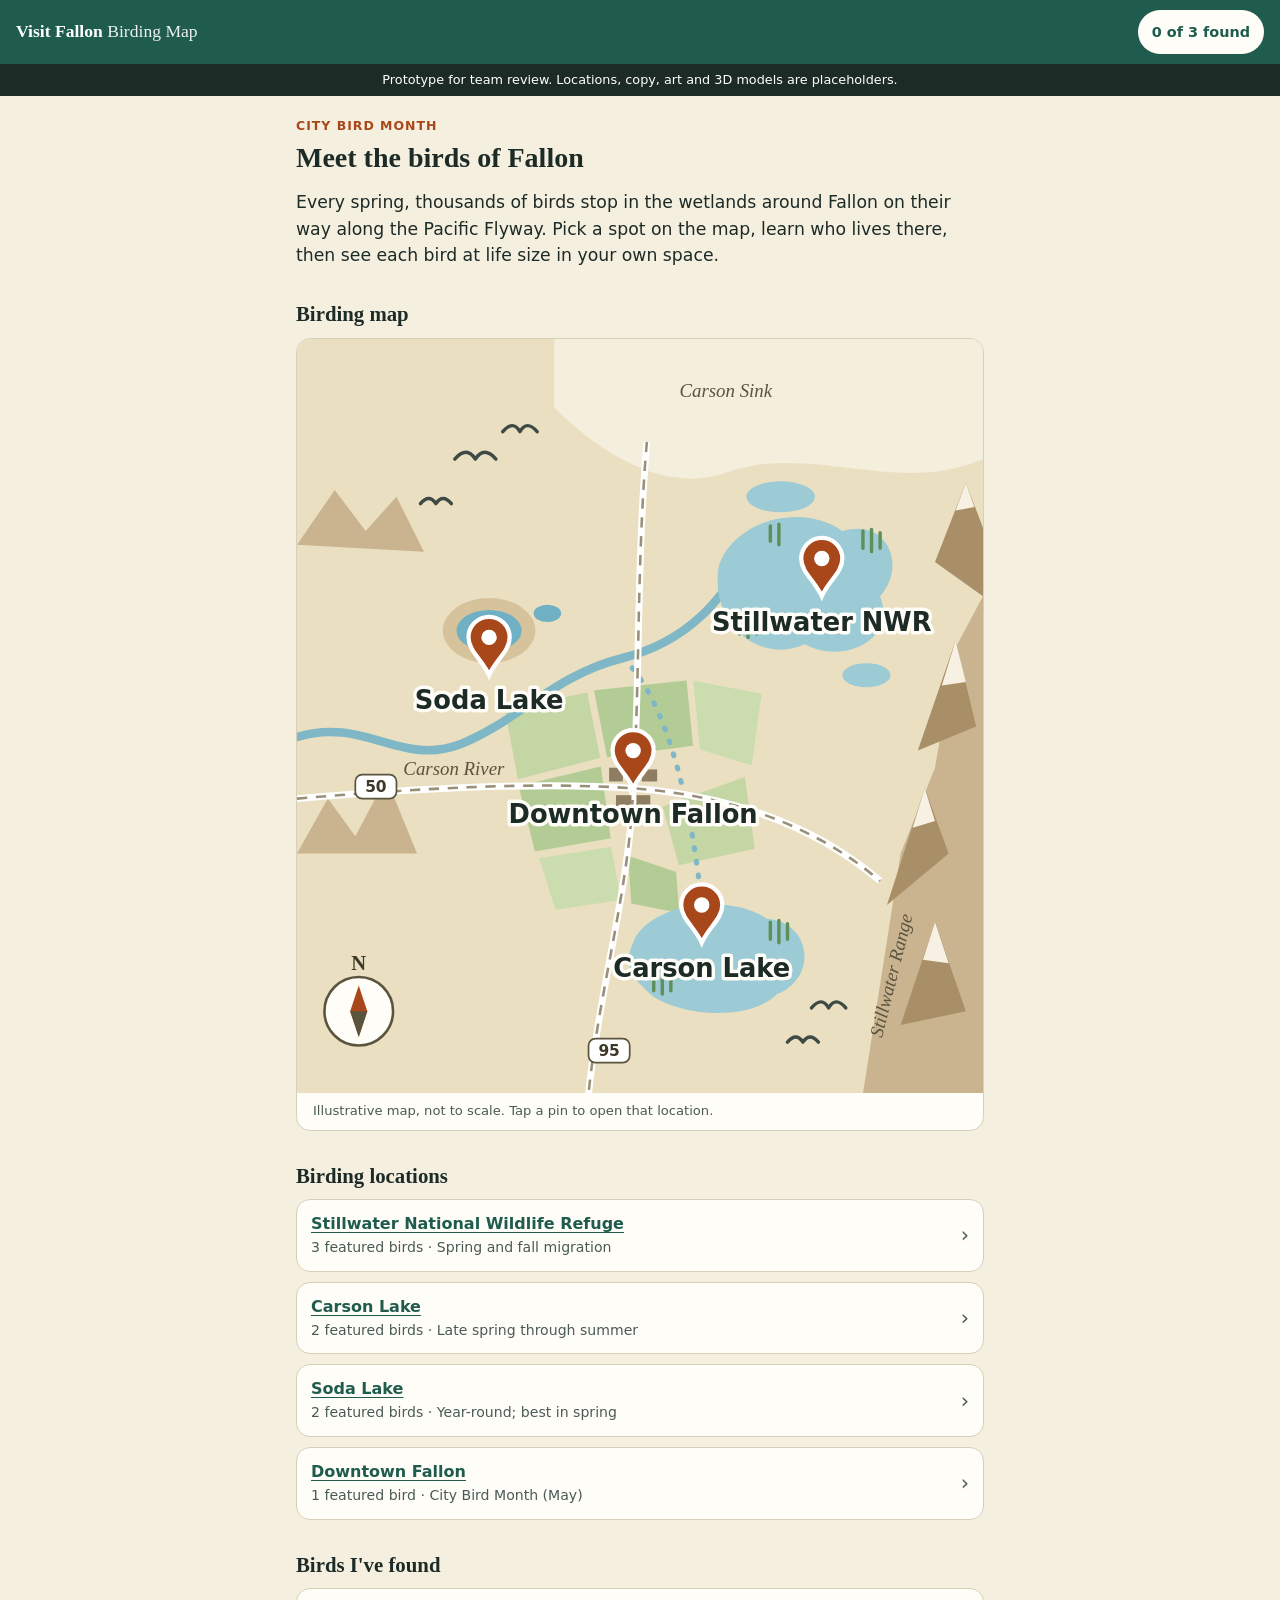
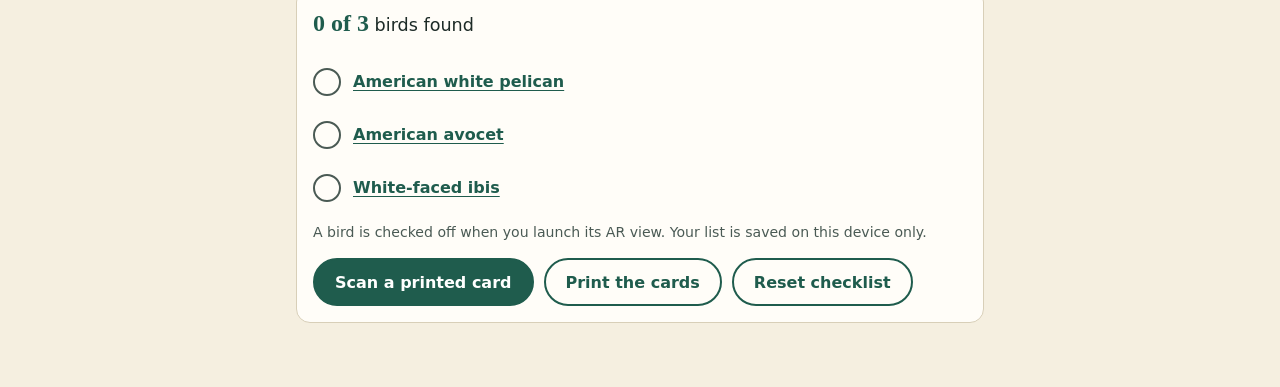
<file: index.html>
<!doctype html>
<html lang="en">
<head>
  <meta charset="utf-8">
  <meta name="viewport" content="width=device-width, initial-scale=1">
  <title>AR Birding Map | Visit Fallon (prototype)</title>
  <meta name="description" content="Prototype: explore Fallon, Nevada birding locations and meet the birds in augmented reality.">
  <meta name="robots" content="noindex">
  <link rel="stylesheet" href="css/styles.css">
</head>
<body>
  <a class="skip-link" href="#main">Skip to content</a>
  <header class="site-header">
    <a class="brand" href="index.html">Visit Fallon <span>Birding Map</span></a>
    <a class="progress-pill" href="index.html#checklist" data-progress>Checklist</a>
  </header>
  <p class="demo-flag">Prototype for team review. Locations, copy, art and 3D models are placeholders.</p>

  <main id="main">
    <p class="eyebrow">City Bird Month</p>
    <h1>Meet the birds of Fallon</h1>
    <p class="lede">Every spring, thousands of birds stop in the wetlands around Fallon on their way along the Pacific Flyway. Pick a spot on the map, learn who lives there, then see each bird at life size in your own space.</p>

    <h2 id="map-heading">Birding map</h2>
    <figure class="map-figure">
      <svg viewBox="0 0 400 440" role="group" aria-labelledby="map-heading map-desc">
        <desc id="map-desc">Illustrated map of the Fallon area with four birding locations. Each pin is a link; the same locations are listed below the map.</desc>

        <g aria-hidden="true">
          <!-- land -->
          <rect width="400" height="440" fill="#eadfc0"/>
          <!-- Carson Sink playa -->
          <path d="M150 0 H400 V70 C350 92 300 60 250 78 C210 92 170 60 150 40 Z" fill="#f4eedd"/>
          <text x="250" y="34" class="map-note" text-anchor="middle">Carson Sink</text>

          <!-- farmland patchwork around town -->
          <g stroke="#eadfc0" stroke-width="2">
            <path d="M120 215 L170 205 L178 245 L128 258 Z" fill="#c4d6a4"/>
            <path d="M172 204 L228 198 L232 238 L180 245 Z" fill="#b3cc95"/>
            <path d="M230 198 L272 206 L266 250 L234 240 Z" fill="#cbdcae"/>
            <path d="M128 260 L178 248 L184 292 L138 300 Z" fill="#b3cc95"/>
            <path d="M212 272 L262 254 L268 298 L222 308 Z" fill="#c4d6a4"/>
            <path d="M140 302 L184 295 L190 328 L150 334 Z" fill="#cbdcae"/>
            <path d="M192 300 L222 310 L224 336 L194 330 Z" fill="#b3cc95"/>
          </g>

          <!-- Stillwater Range -->
          <g>
            <path d="M330 440 L352 300 L372 250 L384 180 L400 150 V440 Z" fill="#c9b48f"/>
            <path d="M344 330 L366 262 L380 300 Z M362 240 L384 176 L396 226 Z M352 400 L372 340 L390 392 Z M372 130 L390 84 L400 110 V150 Z" fill="#a98f68"/>
            <path d="M366 262 L372 281 L359 285 Z M384 176 L390 200 L376 202 Z M372 340 L380 364 L365 362 Z M390 84 L395 98 L384 100 Z" fill="#f7f1e3"/>
            <text x="350" y="372" class="map-note" text-anchor="middle" transform="rotate(-76 350 372)">Stillwater Range</text>
          </g>
          <!-- low western hills -->
          <path d="M0 300 L18 268 L34 290 L52 256 L70 300 Z M0 120 L22 88 L40 112 L58 92 L74 124 Z" fill="#c9b48f"/>

          <!-- Carson River -->
          <path d="M0 232 C40 220 60 250 96 236 C130 222 150 196 190 186 C230 176 248 150 262 128" fill="none" stroke="#7fb7c6" stroke-width="5" stroke-linecap="round"/>
          <path d="M190 186 C220 214 232 290 236 330" fill="none" stroke="#7fb7c6" stroke-width="3" stroke-linecap="round" stroke-dasharray="1 7"/>
          <text x="62" y="254" class="map-note">Carson River</text>

          <!-- Stillwater marshes -->
          <g fill="#9ccbd6">
            <path d="M246 132 C256 104 296 96 318 112 C344 104 356 132 340 150 C350 176 318 190 296 178 C270 190 240 166 246 132 Z"/>
            <ellipse cx="282" cy="92" rx="20" ry="9"/>
            <ellipse cx="332" cy="196" rx="14" ry="7"/>
          </g>
          <g stroke="#5f8f5a" stroke-width="2" stroke-linecap="round">
            <path d="M258 172 v-10 M263 174 v-13 M268 172 v-9 M330 122 v-10 M335 124 v-13 M340 122 v-9 M276 118 v-9 M281 120 v-12"/>
          </g>

          <!-- Soda Lake (crater) -->
          <ellipse cx="112" cy="170" rx="27" ry="19" fill="#d6c39c"/>
          <ellipse cx="112" cy="170" rx="19" ry="12" fill="#6fb0c4"/>
          <ellipse cx="146" cy="160" rx="8" ry="5" fill="#6fb0c4"/>

          <!-- Carson Lake wetlands -->
          <path d="M196 352 C204 330 250 322 274 338 C300 340 304 372 280 382 C262 400 214 394 202 378 C192 370 192 360 196 352 Z" fill="#9ccbd6"/>
          <g stroke="#5f8f5a" stroke-width="2" stroke-linecap="round">
            <path d="M208 380 v-10 M213 382 v-13 M218 380 v-9 M276 350 v-10 M281 352 v-13 M286 350 v-9"/>
          </g>

          <!-- highways -->
          <path d="M0 268 C70 262 140 258 196 262 C250 266 300 282 340 316" fill="none" stroke="#ffffff" stroke-width="4"/>
          <path d="M0 268 C70 262 140 258 196 262 C250 266 300 282 340 316" fill="none" stroke="#9a8f78" stroke-width="1.5" stroke-dasharray="6 5"/>
          <path d="M204 60 C198 130 200 200 196 262 C194 320 176 380 170 440" fill="none" stroke="#ffffff" stroke-width="4"/>
          <path d="M204 60 C198 130 200 200 196 262 C194 320 176 380 170 440" fill="none" stroke="#9a8f78" stroke-width="1.5" stroke-dasharray="6 5"/>
          <g font-family="system-ui, sans-serif" font-size="9" font-weight="700" text-anchor="middle">
            <rect x="34" y="254" width="24" height="14" rx="4" fill="#ffffff" stroke="#5a543f"/>
            <text x="46" y="264" fill="#3d3929">50</text>
            <rect x="170" y="408" width="24" height="14" rx="4" fill="#ffffff" stroke="#5a543f"/>
            <text x="182" y="418" fill="#3d3929">95</text>
          </g>

          <!-- town blocks -->
          <g fill="#8f7d62">
            <rect x="182" y="250" width="8" height="8"/><rect x="192" y="248" width="7" height="10"/>
            <rect x="201" y="251" width="9" height="7"/><rect x="186" y="266" width="9" height="7"/>
            <rect x="198" y="266" width="8" height="8"/>
          </g>

          <!-- flying birds -->
          <g fill="none" stroke="#3d4a45" stroke-width="2" stroke-linecap="round" stroke-linejoin="round">
            <path d="M92 70 q7 -8 12 0 q5 -8 12 0"/>
            <path d="M120 54 q6 -7 10 0 q4 -7 10 0"/>
            <path d="M72 96 q5 -6 9 0 q4 -6 9 0"/>
            <path d="M300 390 q6 -7 10 0 q4 -7 10 0"/>
            <path d="M286 410 q5 -6 9 0 q4 -6 9 0"/>
          </g>

          <!-- compass -->
          <g transform="translate(36 392)">
            <circle r="20" fill="#fffdf8" stroke="#5a543f" stroke-width="1.5"/>
            <path d="M0 -15 L5 0 L0 15 L-5 0 Z" fill="#a8471a"/>
            <path d="M0 0 L5 0 L0 15 L-5 0 Z" fill="#5a543f"/>
            <text y="-24" text-anchor="middle" font-family="Georgia, serif" font-size="12" font-weight="700" fill="#3d3929">N</text>
          </g>
        </g>

        <!-- location links are added here from data/birds.json -->
        <g id="map-points"></g>
      </svg>
      <figcaption>Illustrative map, not to scale. Tap a pin to open that location.</figcaption>
    </figure>

    <h2 id="locations-heading">Birding locations</h2>
    <ul class="link-list" id="location-list" aria-labelledby="locations-heading">
      <li class="muted">Loading locations…</li>
    </ul>

    <h2 id="checklist" tabindex="-1">Birds I've found</h2>
    <div class="panel">
      <p class="progress-line" id="progress-line" role="status"></p>
      <ul class="checklist" id="checklist-list"></ul>
      <p class="muted small">A bird is checked off when you launch its AR view. Your list is saved on this device only.</p>
      <div class="btn-row">
        <a class="btn btn-primary" href="scan.html">Scan a printed card</a>
        <a class="btn" href="card.html">Print the cards</a>
        <button class="btn" type="button" id="reset-checklist">Reset checklist</button>
      </div>
    </div>
  </main>

  <script type="module" src="js/index.js"></script>
</body>
</html>
</file>
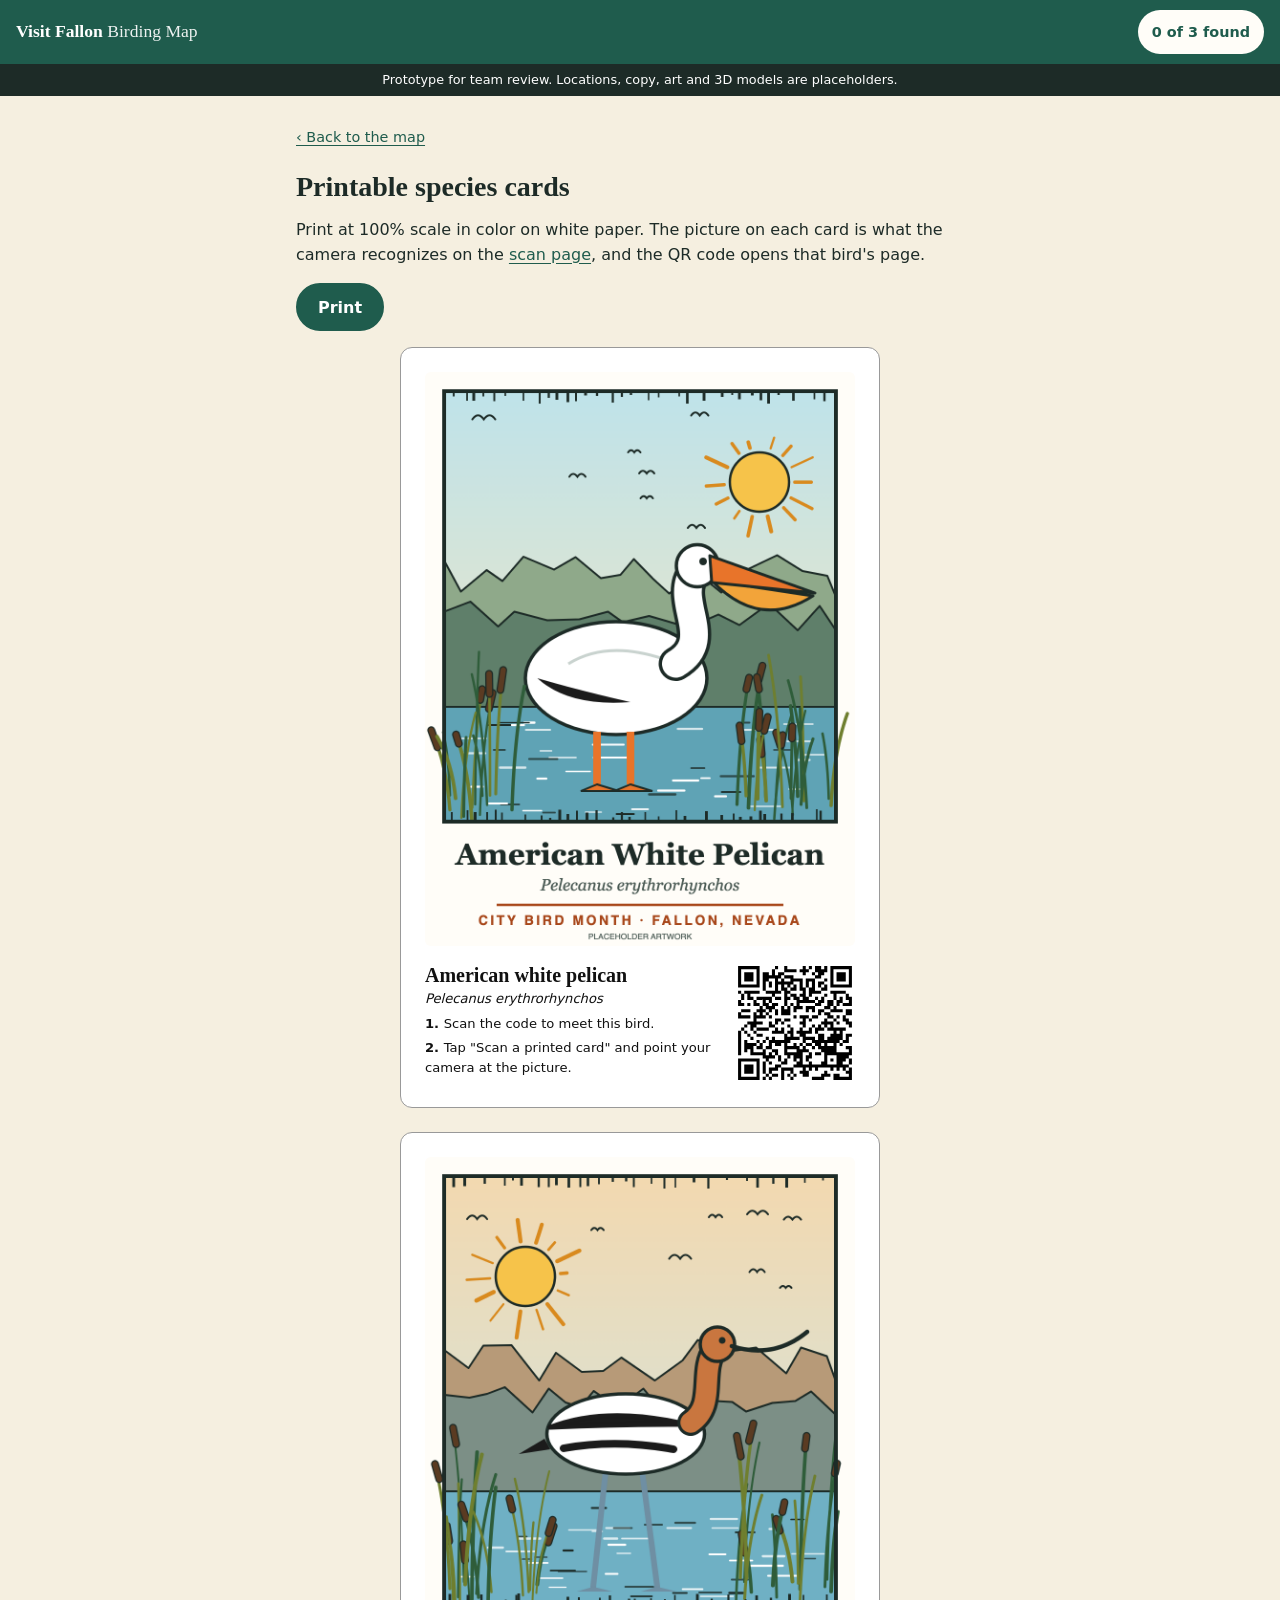
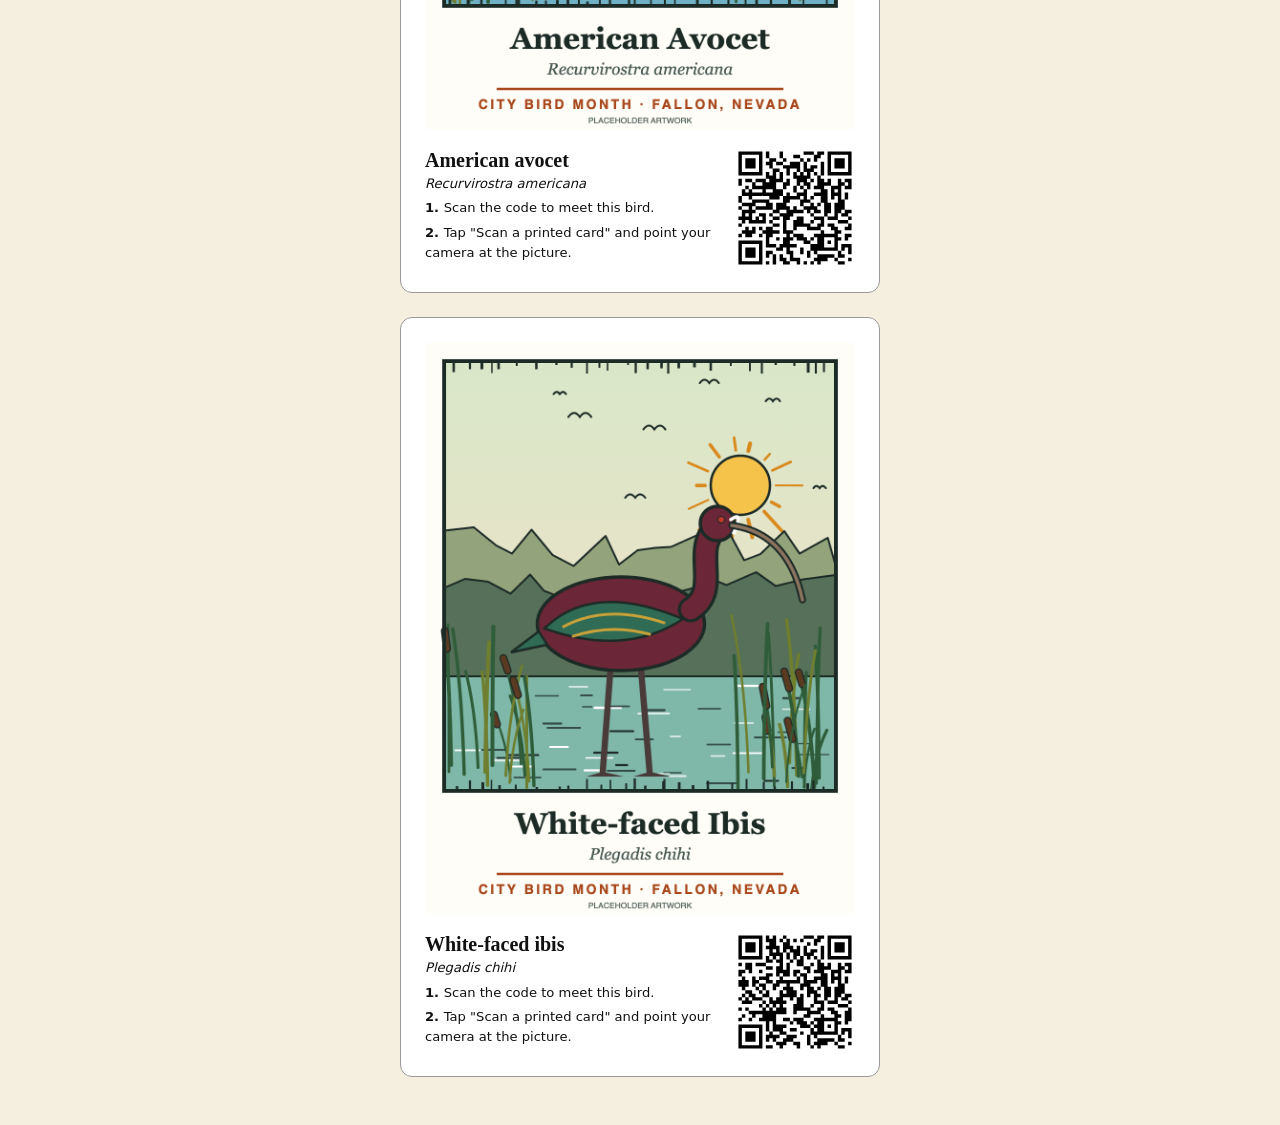
<file: card.html>
<!doctype html>
<html lang="en">
<head>
  <meta charset="utf-8">
  <meta name="viewport" content="width=device-width, initial-scale=1">
  <title>Printable species cards | Visit Fallon (prototype)</title>
  <meta name="robots" content="noindex">
  <link rel="stylesheet" href="css/styles.css">
</head>
<body>
  <a class="skip-link" href="#main">Skip to content</a>
  <header class="site-header">
    <a class="brand" href="index.html">Visit Fallon <span>Birding Map</span></a>
    <a class="progress-pill" href="index.html#checklist" data-progress>Checklist</a>
  </header>
  <p class="demo-flag">Prototype for team review. Locations, copy, art and 3D models are placeholders.</p>

  <main id="main">
    <div class="no-print">
      <nav class="breadcrumb" aria-label="Breadcrumb"><a href="index.html">‹ Back to the map</a></nav>
      <h1>Printable species cards</h1>
      <p>Print at 100% scale in color on white paper. The picture on each card is what the camera recognizes on the <a href="scan.html">scan page</a>, and the QR code opens that bird's page.</p>
      <p id="localhost-warning" class="notice" hidden>These QR codes point to <strong>localhost</strong> right now. Print from the deployed site so the codes work on a phone.</p>
      <div class="btn-row">
        <button class="btn btn-primary" type="button" id="print">Print</button>
        <a class="btn" href="card.html" id="all-cards" hidden>Show all cards</a>
      </div>
    </div>
    <div class="card-sheet" id="cards"></div>
  </main>

  <script type="module" src="js/card.js"></script>
</body>
</html>
</file>
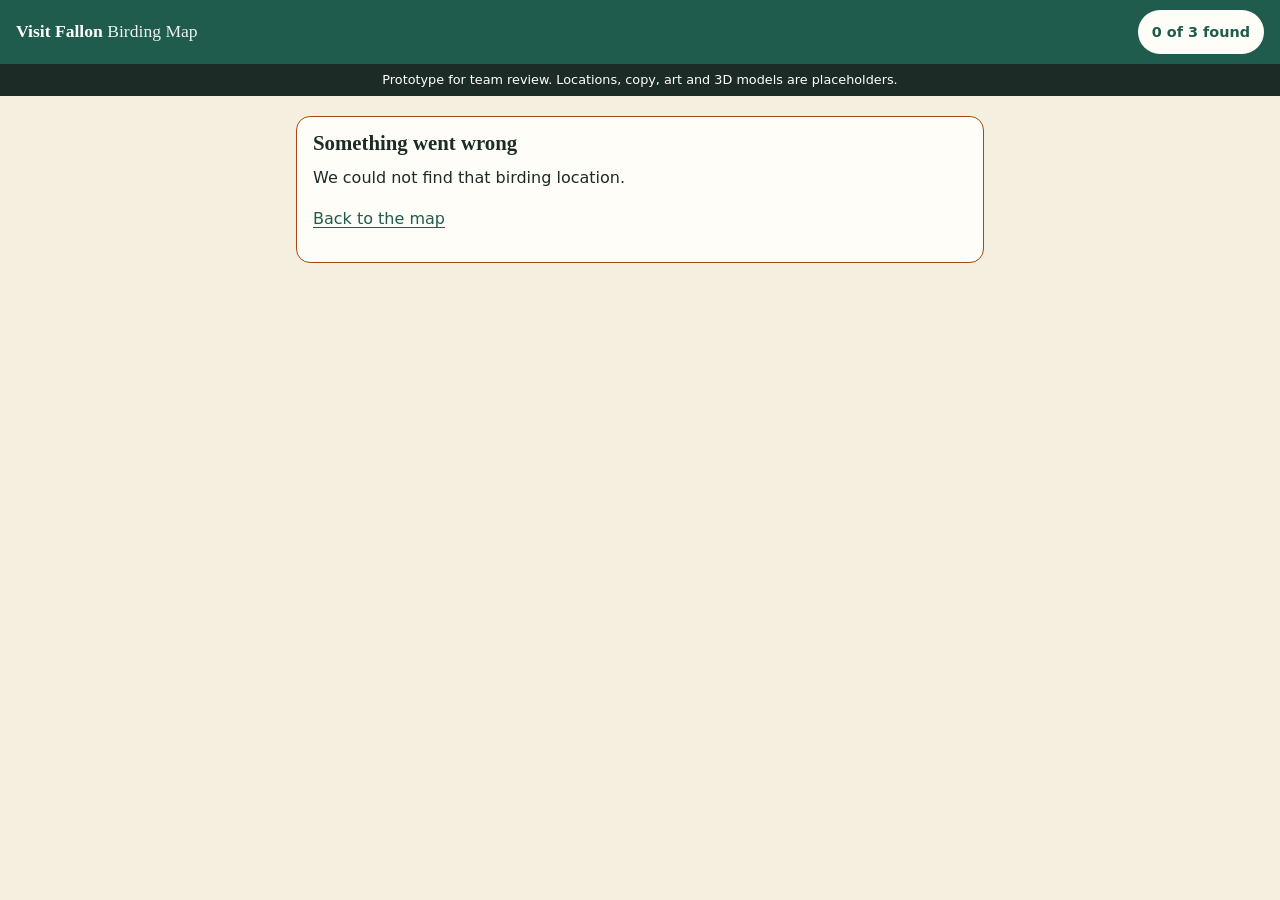
<file: location.html>
<!doctype html>
<html lang="en">
<head>
  <meta charset="utf-8">
  <meta name="viewport" content="width=device-width, initial-scale=1">
  <title>Birding location | Visit Fallon (prototype)</title>
  <meta name="robots" content="noindex">
  <link rel="stylesheet" href="css/styles.css">
</head>
<body>
  <a class="skip-link" href="#main">Skip to content</a>
  <header class="site-header">
    <a class="brand" href="index.html">Visit Fallon <span>Birding Map</span></a>
    <a class="progress-pill" href="index.html#checklist" data-progress>Checklist</a>
  </header>
  <p class="demo-flag">Prototype for team review. Locations, copy, art and 3D models are placeholders.</p>

  <main id="main">
    <p class="muted">Loading location…</p>
  </main>

  <script type="module" src="js/location.js"></script>
</body>
</html>
</file>
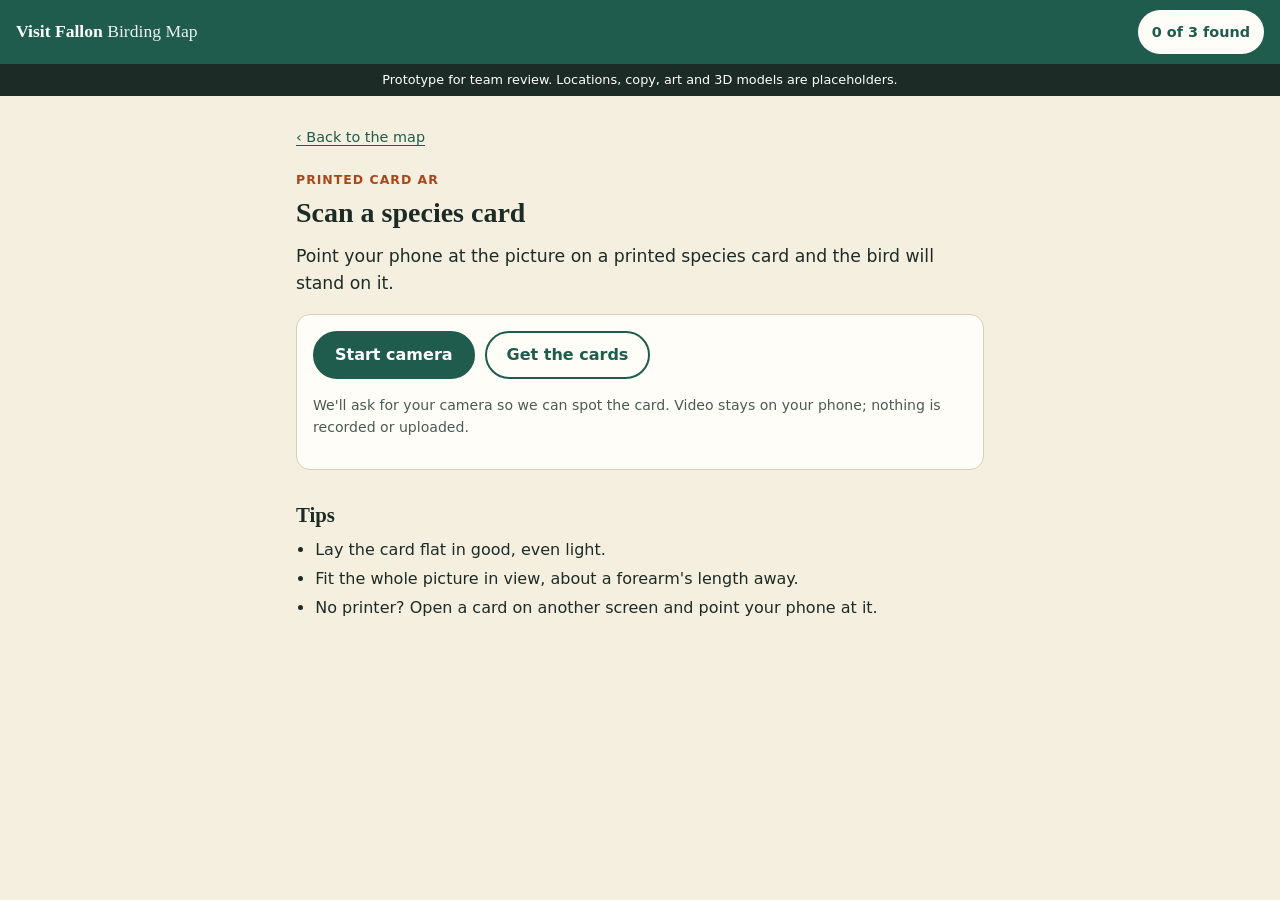
<file: scan.html>
<!doctype html>
<html lang="en">
<head>
  <meta charset="utf-8">
  <meta name="viewport" content="width=device-width, initial-scale=1, viewport-fit=cover">
  <title>Scan a species card | Visit Fallon (prototype)</title>
  <meta name="robots" content="noindex">
  <link rel="stylesheet" href="css/styles.css">
</head>
<body>
  <a class="skip-link" href="#main">Skip to content</a>
  <header class="site-header">
    <a class="brand" href="index.html">Visit Fallon <span>Birding Map</span></a>
    <a class="progress-pill" href="index.html#checklist" data-progress>Checklist</a>
  </header>
  <p class="demo-flag">Prototype for team review. Locations, copy, art and 3D models are placeholders.</p>

  <main id="main">
    <nav class="breadcrumb" aria-label="Breadcrumb"><a href="index.html">‹ Back to the map</a></nav>
    <p class="eyebrow">Printed card AR</p>
    <h1>Scan a species card</h1>
    <p class="lede">Point your phone at the picture on a printed species card and the bird will stand on it.</p>
    <div class="panel">
      <div class="btn-row">
        <button class="btn btn-primary" type="button" id="start">Start camera</button>
        <a class="btn" href="card.html">Get the cards</a>
      </div>
      <p class="muted small">We'll ask for your camera so we can spot the card. Video stays on your phone; nothing is recorded or uploaded.</p>
      <p id="scan-message" role="alert" hidden></p>
    </div>
    <h2>Tips</h2>
    <ul class="tips">
      <li>Lay the card flat in good, even light.</li>
      <li>Fit the whole picture in view, about a forearm's length away.</li>
      <li>No printer? Open a card on another screen and point your phone at it.</li>
    </ul>
  </main>

  <!-- The camera view is built here only after "Start camera" is tapped. -->
  <div id="scan-stage" class="scan-stage" hidden></div>
  <div id="scan-top" class="scan-ui top" hidden>
    <a class="btn btn-small" href="scan.html">Close camera</a>
  </div>
  <div id="scan-bottom" class="scan-ui bottom" hidden>
    <p class="scan-status" id="scan-status" role="status">Starting camera…</p>
  </div>

  <script type="module" src="js/scan.js"></script>
</body>
</html>
</file>
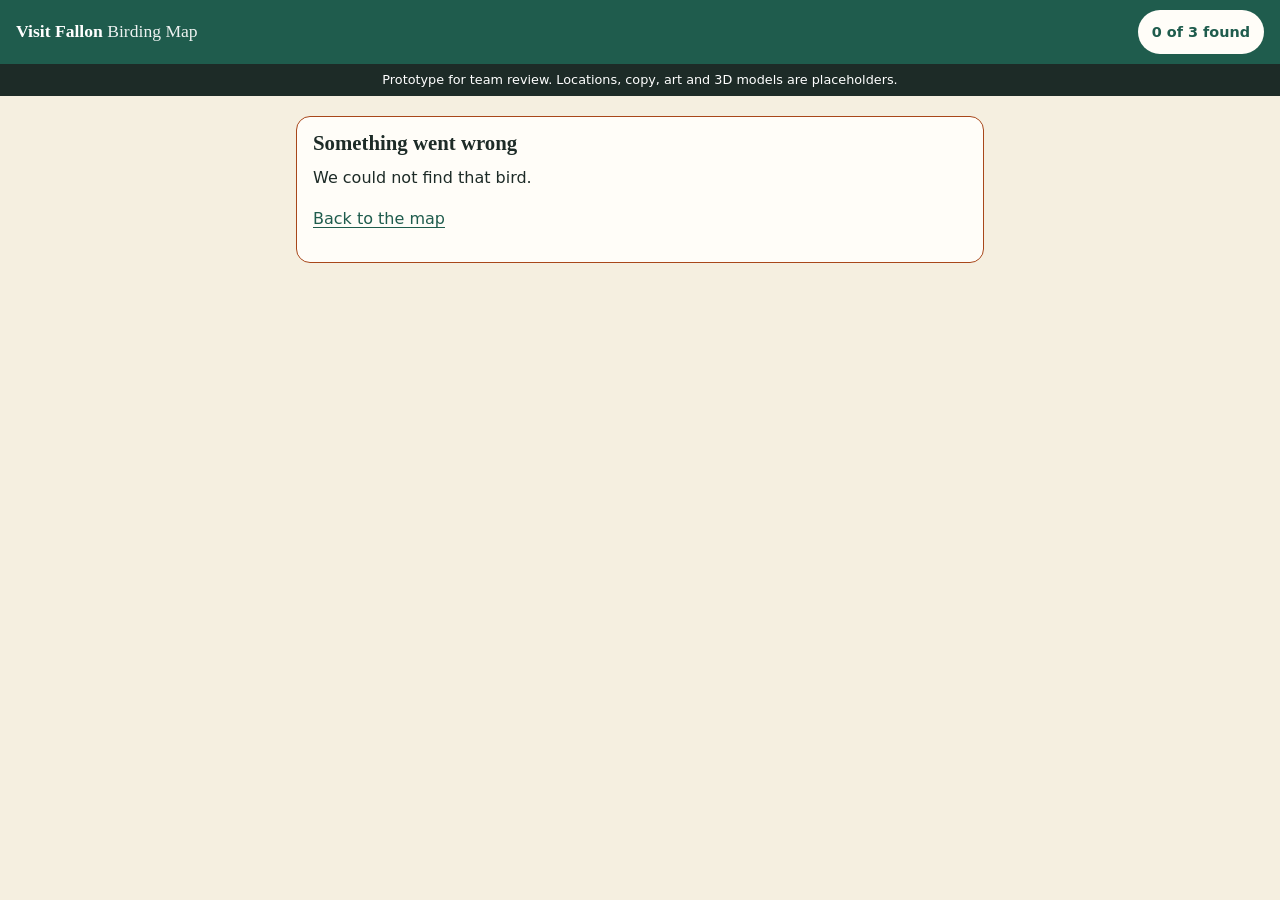
<file: species.html>
<!doctype html>
<html lang="en">
<head>
  <meta charset="utf-8">
  <meta name="viewport" content="width=device-width, initial-scale=1">
  <title>Species card | Visit Fallon (prototype)</title>
  <meta name="robots" content="noindex">
  <link rel="stylesheet" href="css/styles.css">
</head>
<body>
  <a class="skip-link" href="#main">Skip to content</a>
  <header class="site-header">
    <a class="brand" href="index.html">Visit Fallon <span>Birding Map</span></a>
    <a class="progress-pill" href="index.html#checklist" data-progress>Checklist</a>
  </header>
  <p class="demo-flag">Prototype for team review. Locations, copy, art and 3D models are placeholders.</p>

  <main id="main">
    <p class="muted">Loading species…</p>
  </main>

  <script type="module" src="js/species.js"></script>
</body>
</html>
</file>
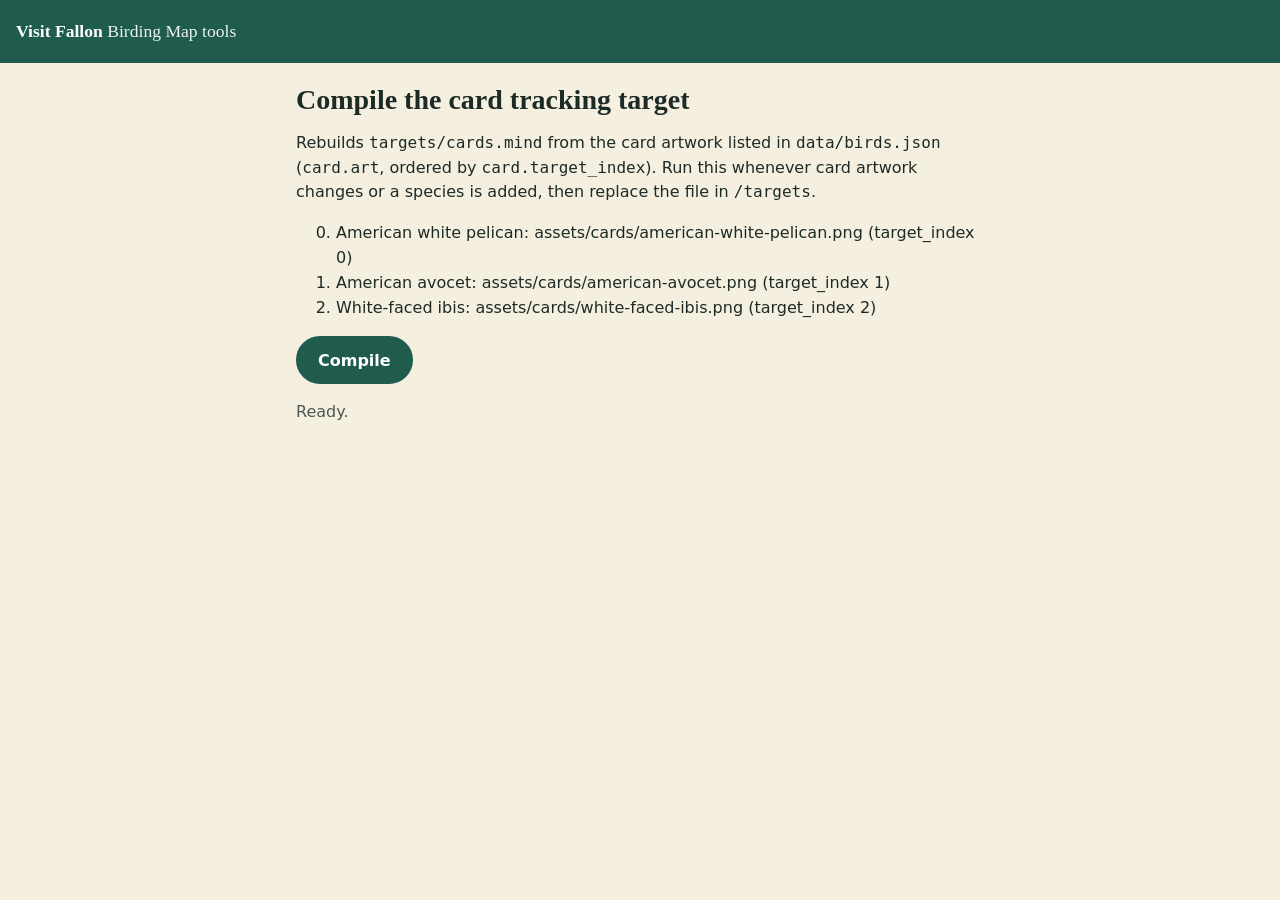
<file: tools/compile-target.html>
<!doctype html>
<html lang="en">
<head>
  <meta charset="utf-8">
  <meta name="viewport" content="width=device-width, initial-scale=1">
  <title>Compile MindAR target | AR Birding Map tools</title>
  <meta name="robots" content="noindex">
  <link rel="stylesheet" href="../css/styles.css">
</head>
<body>
  <header class="site-header"><a class="brand" href="../index.html">Visit Fallon <span>Birding Map tools</span></a></header>
  <main id="main">
    <h1>Compile the card tracking target</h1>
    <p>Rebuilds <code>targets/cards.mind</code> from the card artwork listed in <code>data/birds.json</code> (<code>card.art</code>, ordered by <code>card.target_index</code>). Run this whenever card artwork changes or a species is added, then replace the file in <code>/targets</code>.</p>
    <ol id="list"></ol>
    <div class="btn-row">
      <button class="btn btn-primary" type="button" id="compile">Compile</button>
      <a class="btn" id="download" download="cards.mind" hidden>Download cards.mind</a>
    </div>
    <p id="status" role="status" class="muted">Ready.</p>
  </main>

  <!-- Same pinned builds scan.html uses. The MindAR A-Frame bundle includes the compiler. -->
  <script src="../vendor/aframe-1.5.0.min.js"></script>
  <script src="../vendor/mindar-image-aframe-1.2.5.prod.js"></script>
  <script>
    const status = document.getElementById('status');
    const loadImage = (src) => new Promise((resolve, reject) => {
      const img = new Image();
      img.onload = () => resolve(img);
      img.onerror = () => reject(new Error('Could not load ' + src));
      img.src = src;
    });

    let species = [];
    fetch('../data/birds.json').then((r) => r.json()).then((data) => {
      species = data.species.slice().sort((a, b) => a.card.target_index - b.card.target_index);
      const list = document.getElementById('list');
      list.start = 0;
      species.forEach((s) => {
        const li = document.createElement('li');
        li.textContent = `${s.common_name}: ${s.card.art} (target_index ${s.card.target_index})`;
        list.append(li);
      });
      const bad = species.findIndex((s, i) => s.card.target_index !== i);
      if (bad !== -1) status.textContent = 'Warning: target_index values must be 0, 1, 2… with no gaps.';
    });

    // Exposed so the result can also be fetched programmatically.
    window.compileTargets = async () => {
      const images = await Promise.all(species.map((s) => loadImage('../' + s.card.art)));
      const compiler = new window.MINDAR.IMAGE.Compiler();
      await compiler.compileImageTargets(images, (percent) => {
        status.textContent = `Compiling… ${percent.toFixed(0)}%`;
      });
      return compiler.exportData(); // ArrayBuffer-like
    };

    document.getElementById('compile').addEventListener('click', async (event) => {
      event.target.disabled = true;
      try {
        const buffer = await window.compileTargets();
        const link = document.getElementById('download');
        link.href = URL.createObjectURL(new Blob([buffer]));
        link.hidden = false;
        status.textContent = `Done: ${species.length} targets, ${(buffer.byteLength / 1024).toFixed(0)} KB. Download and save as targets/cards.mind.`;
      } catch (err) {
        status.textContent = 'Failed: ' + err.message;
      }
      event.target.disabled = false;
    });
  </script>
</body>
</html>
</file>
<file: css/styles.css>
/* Visit Fallon AR Birding Map prototype.
   Brand hook: change the variables in :root to drop in real brand colors and fonts. */

:root {
  --color-bg: #f5efe0;          /* sand */
  --color-surface: #fffdf8;
  --color-ink: #1d2b27;         /* body text, 13:1 on bg */
  --color-muted: #4a5a54;       /* secondary text, 6.4:1 on bg */
  --color-primary: #1f5c4d;     /* marsh green, 7.6:1 with white */
  --color-primary-ink: #ffffff;
  --color-accent: #a8471a;      /* rust, 5.6:1 with white */
  --color-water: #a9d3dc;
  --color-sage: #cfdcc0;
  --color-border: #d8cfb8;
  --color-focus: #0b3a8f;
  --color-found: #1f5c4d;

  --font-heading: Georgia, "Times New Roman", serif;
  --font-body: system-ui, -apple-system, "Segoe UI", Roboto, Helvetica, Arial, sans-serif;

  --radius: 14px;
  --space: 16px;
  --max-width: 720px;
  --shadow: 0 2px 10px rgba(29, 43, 39, 0.12);
}

*, *::before, *::after { box-sizing: border-box; }

html { -webkit-text-size-adjust: 100%; }

[hidden] { display: none !important; }

body {
  margin: 0;
  background: var(--color-bg);
  color: var(--color-ink);
  font: 1rem/1.55 var(--font-body);
}

h1, h2, h3 { font-family: var(--font-heading); line-height: 1.2; margin: 0 0 0.5em; text-wrap: balance; }
h1 { font-size: 1.75rem; }
h2 { font-size: 1.3rem; margin-top: 1.6em; }
h3 { font-size: 1.05rem; }
p { margin: 0 0 1em; }
img { max-width: 100%; height: auto; display: block; }
a { color: var(--color-primary); text-underline-offset: 3px; }
em.sci { font-style: italic; color: var(--color-muted); }

:focus-visible {
  outline: 3px solid var(--color-focus);
  outline-offset: 3px;
  border-radius: 4px;
}

.skip-link {
  position: absolute; left: 8px; top: -60px; z-index: 100;
  background: var(--color-surface); padding: 10px 14px; border-radius: 8px;
}
.skip-link:focus { top: 8px; }

.visually-hidden {
  position: absolute; width: 1px; height: 1px; overflow: hidden;
  clip-path: inset(50%); white-space: nowrap;
}

/* ---------- header ---------- */

.site-header {
  display: flex; align-items: center; justify-content: space-between; gap: 12px;
  padding: 10px var(--space);
  background: var(--color-primary); color: var(--color-primary-ink);
}
.brand {
  color: inherit; text-decoration: none;
  font-family: var(--font-heading); font-size: 1.1rem; font-weight: 700;
  padding: 8px 0;
}
.brand span { font-weight: 400; opacity: 0.92; }
.progress-pill {
  display: inline-flex; align-items: center; min-height: 44px; padding: 0 14px;
  background: var(--color-surface); color: var(--color-primary);
  border-radius: 999px; font-weight: 700; font-size: 0.9rem; text-decoration: none; white-space: nowrap;
}
.site-header :focus-visible { outline-color: #ffffff; }

.demo-flag {
  margin: 0; padding: 6px var(--space);
  background: var(--color-ink); color: #ffffff; font-size: 0.8rem; text-align: center;
}

main { max-width: var(--max-width); margin: 0 auto; padding: 20px var(--space) 48px; }

.breadcrumb { font-size: 0.9rem; margin-bottom: 12px; }
.breadcrumb a { display: inline-block; padding: 10px 0; }

.eyebrow {
  text-transform: uppercase; letter-spacing: 0.08em; font-size: 0.78rem; font-weight: 700;
  color: var(--color-accent); margin-bottom: 6px;
}
.lede { font-size: 1.08rem; }
.muted { color: var(--color-muted); }
.small { font-size: 0.88rem; }

/* ---------- buttons, tags, notices ---------- */

.btn {
  display: inline-flex; align-items: center; justify-content: center; gap: 8px;
  min-height: 48px; padding: 10px 20px;
  border: 2px solid var(--color-primary); border-radius: 999px;
  background: var(--color-surface); color: var(--color-primary);
  font: 700 1rem var(--font-body); text-decoration: none; cursor: pointer;
}
.btn-primary { background: var(--color-primary); color: var(--color-primary-ink); }
.btn-small { min-height: 44px; padding: 6px 14px; font-size: 0.9rem; }
.btn:hover { filter: brightness(1.08); }
.btn-row { display: flex; flex-wrap: wrap; gap: 10px; margin: 0 0 1em; }

.tag {
  display: inline-block; padding: 2px 10px; border-radius: 999px;
  background: var(--color-sage); color: var(--color-ink); font-size: 0.78rem; font-weight: 700;
}
.tag-found { background: var(--color-found); color: #ffffff; }
.tag-placeholder { background: #ffe9b8; color: #4a3200; }

.notice {
  padding: 14px 16px; border-radius: var(--radius);
  background: var(--color-surface); border: 1px solid var(--color-border);
}
.notice-error { border-color: var(--color-accent); }
.notice h1 { font-size: 1.3rem; }

.inapp-banner {
  padding: 12px var(--space); background: #ffe9b8; color: #2e2000;
  border-bottom: 2px solid #b47c00;
}
.inapp-banner p { margin: 0 0 8px; max-width: var(--max-width); margin-inline: auto; }
.inapp-actions { display: flex; flex-wrap: wrap; align-items: center; gap: 10px; }

/* ---------- map ---------- */

.map-figure {
  margin: 0 calc(var(--space) * -1) 8px;
  background: var(--color-surface);
  border-block: 1px solid var(--color-border);
}
@media (min-width: 560px) {
  .map-figure { margin-inline: 0; border: 1px solid var(--color-border); border-radius: var(--radius); overflow: hidden; }
}
.map-figure svg { display: block; width: 100%; height: auto; }
.map-figure figcaption { padding: 8px var(--space); font-size: 0.82rem; color: var(--color-muted); }

.map-label { font: 700 15px var(--font-body); fill: var(--color-ink); paint-order: stroke; stroke: #fffdf8; stroke-width: 4px; stroke-linejoin: round; }
.map-note { font: italic 11px var(--font-heading); fill: #5a543f; }
.map-point { cursor: pointer; outline: none; }
.map-point .pin { fill: var(--color-accent); stroke: #ffffff; stroke-width: 2.5; transition: transform 0.15s; transform-box: fill-box; transform-origin: 50% 100%; }
.map-point .pin-dot { fill: #ffffff; }
.map-point .ring { fill: none; stroke: none; }
.map-point:hover .pin { transform: scale(1.15); }
.map-point:focus-visible .ring, .map-point:focus .ring { stroke: var(--color-focus); stroke-width: 3.5; fill: rgba(255, 255, 255, 0.55); }
.map-point:focus-visible .map-label, .map-point:hover .map-label { text-decoration: underline; }
@media (prefers-reduced-motion: reduce) { .map-point .pin { transition: none; } }

/* ---------- lists and cards ---------- */

.link-list { list-style: none; margin: 0; padding: 0; display: grid; gap: 10px; }
.link-card {
  display: flex; align-items: center; gap: 14px;
  padding: 12px 14px; min-height: 64px;
  background: var(--color-surface); border: 1px solid var(--color-border); border-radius: var(--radius);
  color: var(--color-ink); text-decoration: none;
}
.link-card:hover { border-color: var(--color-primary); }
.link-card .title { display: block; font-weight: 700; color: var(--color-primary); text-decoration: underline; text-underline-offset: 3px; }
.link-card .sub { display: block; font-size: 0.88rem; color: var(--color-muted); }
.link-card .body { flex: 1; min-width: 0; }
.link-card img { width: 56px; height: 56px; object-fit: cover; border-radius: 10px; flex: none; }
.link-card .chev { flex: none; color: var(--color-muted); font-size: 1.3rem; }

.checklist { list-style: none; margin: 0 0 12px; padding: 0; display: grid; gap: 8px; }
.checklist li { display: flex; align-items: center; gap: 12px; }
.checklist a { display: inline-block; padding: 10px 0; font-weight: 600; }
.check {
  flex: none; width: 28px; height: 28px; border-radius: 50%;
  border: 2px solid var(--color-muted); display: grid; place-items: center;
  font-weight: 700; color: #ffffff;
}
.check.is-found { background: var(--color-found); border-color: var(--color-found); }
.progress-line { font-size: 1.1rem; }
.progress-line strong { font-family: var(--font-heading); font-size: 1.5rem; color: var(--color-primary); }

.panel {
  background: var(--color-surface); border: 1px solid var(--color-border);
  border-radius: var(--radius); padding: 16px; margin: 0 0 16px;
}
.panel > :last-child { margin-bottom: 0; }
.panel h2:first-child { margin-top: 0; }

dl.facts { margin: 0; display: grid; gap: 12px; }
dl.facts dt { font-weight: 700; font-size: 0.82rem; text-transform: uppercase; letter-spacing: 0.06em; color: var(--color-muted); }
dl.facts dd { margin: 2px 0 0; }
ul.tips { margin: 0; padding-left: 1.2em; }
ul.tips li { margin-bottom: 4px; }

/* ---------- species page ---------- */

.photo { position: relative; margin: 0 0 16px; border-radius: var(--radius); overflow: hidden; background: var(--color-sage); aspect-ratio: 4 / 3; }
.photo img { width: 100%; height: 100%; object-fit: cover; object-position: 50% 35%; }
.photo .tag { position: absolute; left: 10px; bottom: 10px; }

.viewer {
  position: relative; width: 100%; aspect-ratio: 4 / 5; max-height: 70vh;
  border-radius: var(--radius); overflow: hidden;
  background: linear-gradient(#dcecef, #eef0df 65%, #d9dfc4);
  border: 1px solid var(--color-border);
}
.viewer model-viewer { width: 100%; height: 100%; --poster-color: transparent; }
.viewer-status { position: absolute; inset: 0; display: grid; place-items: center; padding: 20px; text-align: center; color: var(--color-muted); }
.viewer .ar-button { position: absolute; left: 50%; bottom: 14px; transform: translateX(-50%); white-space: nowrap; box-shadow: var(--shadow); }
.viewer-help { margin-top: 8px; }

.qr-panel { display: flex; flex-wrap: wrap; align-items: center; gap: 16px; }
.qr-panel .text { flex: 1 1 220px; }
.qr { width: 148px; height: 148px; flex: none; background: #ffffff; border-radius: 8px; padding: 4px; border: 1px solid var(--color-border); }
.qr svg { width: 100%; height: 100%; display: block; }

/* ---------- scan page ---------- */

body.scan-active { overflow: hidden; background: #000000; }
.scan-stage { position: fixed; inset: 0; z-index: 10; background: #000000; overflow: hidden; }
.scan-ui { position: fixed; inset-inline: 0; z-index: 20; display: flex; justify-content: center; padding: 12px; pointer-events: none; }
.scan-ui > * { pointer-events: auto; }
.scan-ui.top { top: env(safe-area-inset-top, 0); justify-content: space-between; }
.scan-ui.bottom { bottom: env(safe-area-inset-bottom, 0); }
.scan-status {
  max-width: 420px; padding: 12px 16px; border-radius: var(--radius);
  background: rgba(20, 30, 27, 0.88); color: #ffffff; text-align: center;
}
.scan-status a { color: #ffffff; font-weight: 700; display: inline-block; padding: 8px 0 2px; }
.scan-ui .btn { border-color: #ffffff; }

/* ---------- printable card ---------- */

.card-sheet { display: grid; gap: 24px; justify-items: center; }
.print-card {
  width: min(100%, 5in); background: #ffffff; color: #111111;
  border: 1px solid #999999; border-radius: 12px; padding: 0.25in;
  break-inside: avoid; page-break-inside: avoid;
}
.print-card img.art { width: 100%; border-radius: 6px; }
.print-card .info { display: flex; gap: 14px; align-items: center; margin-top: 0.18in; }
.print-card .info .text { flex: 1; }
.print-card h2 { margin: 0 0 2px; font-size: 1.25rem; }
.print-card p { margin: 0 0 4px; font-size: 0.82rem; }
.print-card .qr { width: 1.25in; height: 1.25in; border: 0; padding: 0; }

@media print {
  .site-header, .demo-flag, .inapp-banner, .no-print, .skip-link { display: none !important; }
  body { background: #ffffff; }
  main { padding: 0; max-width: none; }
  .print-card { border-color: #bbbbbb; break-after: page; page-break-after: always; width: 5in; }
  .print-card:last-child { break-after: auto; page-break-after: auto; }
}
</file>
